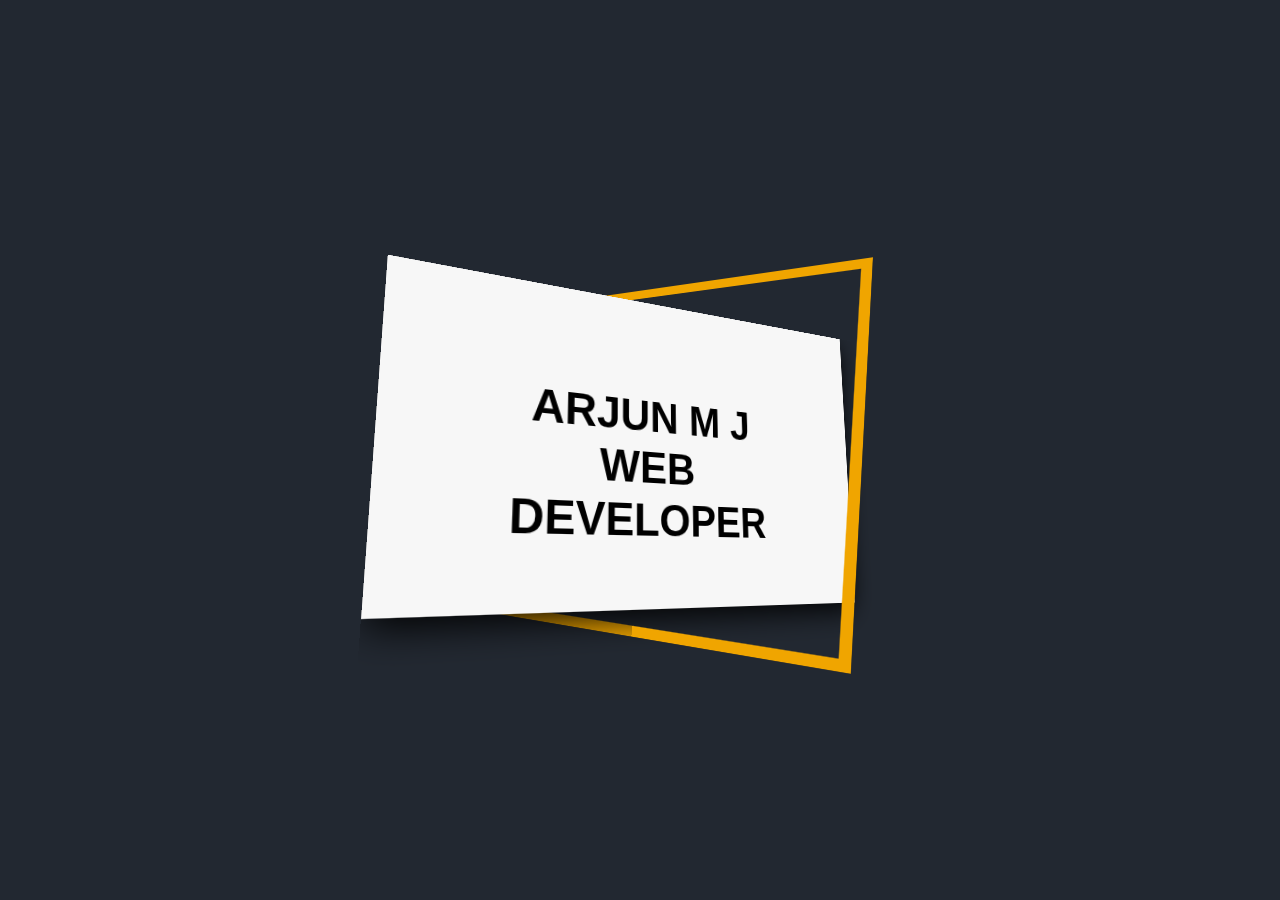
<file: 3d-card/index.html>
<!DOCTYPE html>
<html lang="en">
<head>
    <meta charset="UTF-8">
    <meta http-equiv="X-UA-Compatible" content="IE=edge">
    <meta name="viewport" content="width=device-width, initial-scale=1.0">
    <title>3D CARD HOVER EFFECT</title>
    <link rel="stylesheet" href="style.css">
</head>
<body>
    
<div class="container">
    <div class="card">
        <h1><span class="write">
            ARJUN M J WEB DEVELOPER
        </span></h1>
    </div>
</div>

</body>
</html>
</file>
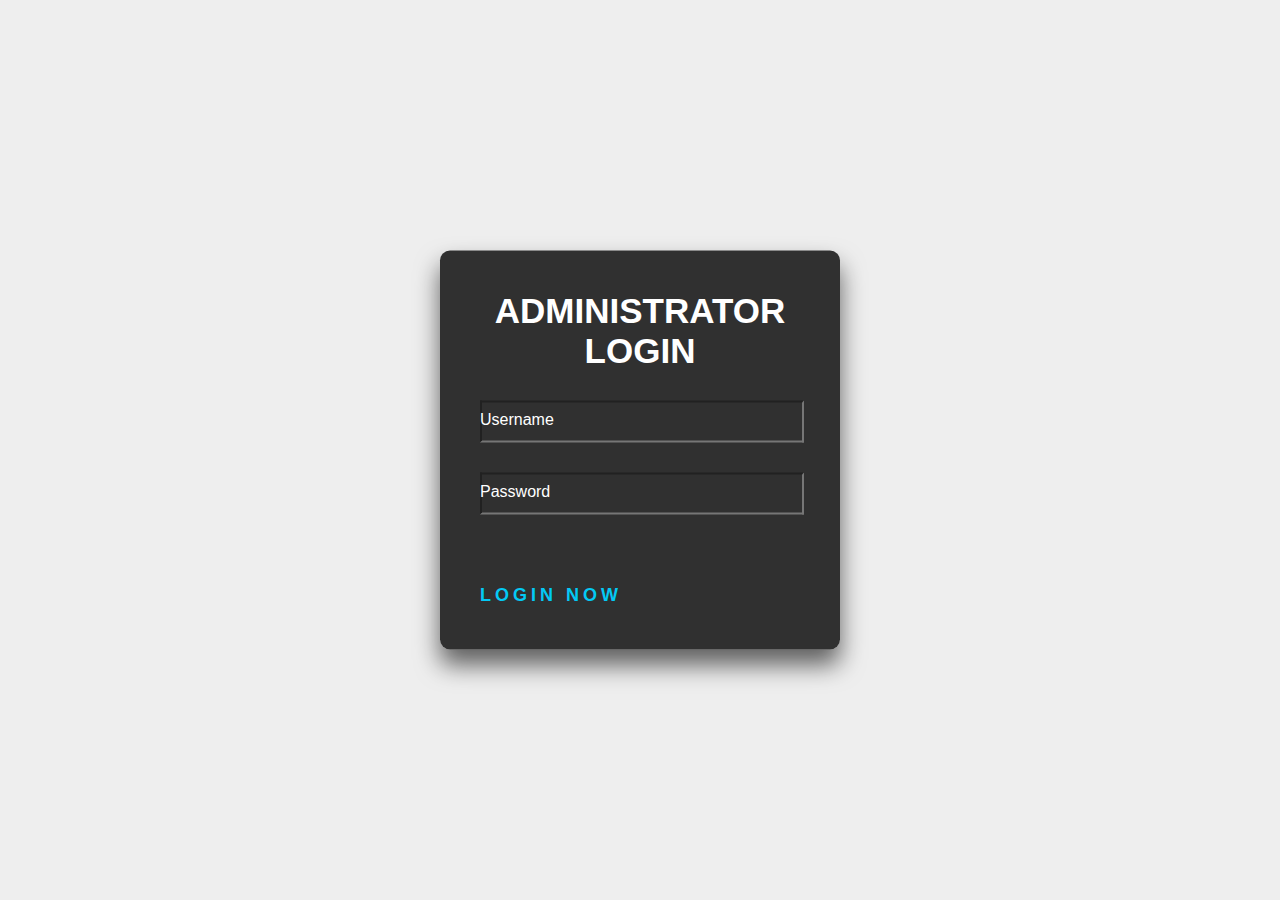
<file: Login-form/index.html>
<!DOCTYPE html>
<html lang="en">
<head>
    <meta charset="UTF-8">
    <meta http-equiv="X-UA-Compatible" content="IE=edge">
    <meta name="viewport" content="width=device-width, initial-scale=1.0">
    <title>ADMIN | LOGIN</title>
    <link rel="stylesheet" href="loginform.css">
    <link href="https://cdn.jsdelivr.net/npm/bootstrap@5.0.0-beta2/dist/css/bootstrap.min.css" rel="stylesheet" integrity="sha384-BmbxuPwQa2lc/FVzBcNJ7UAyJxM6wuqIj61tLrc4wSX0szH/Ev+nYRRuWlolflfl" crossorigin="anonymous">
<script src="https://cdn.jsdelivr.net/npm/bootstrap@5.0.0-beta2/dist/js/bootstrap.bundle.min.js" integrity="sha384-b5kHyXgcpbZJO/tY9Ul7kGkf1S0CWuKcCD38l8YkeH8z8QjE0GmW1gYU5S9FOnJ0" crossorigin="anonymous"></script>
</head>
<body>

    <div class="login-box">
        <h2>Administrator Login</h2>

    <form method="GET" action="">
        
        <div class="user-box">
        <input type="text" name="u_name" required>
        <label for="Uname">Username</label>    
    </div>

        <div class="user-box">
            <input type="password" name="pass" required>
            <label for="password">Password</label>

        </div>

        <div class="submit">
        <a href="#">    
       <span></span>
       <span></span>
       <span></span>
       <span></span>
       Login Now     
    </a>
       
    </div> 
    </form>    
    </div>


</body>
</html>
</file>
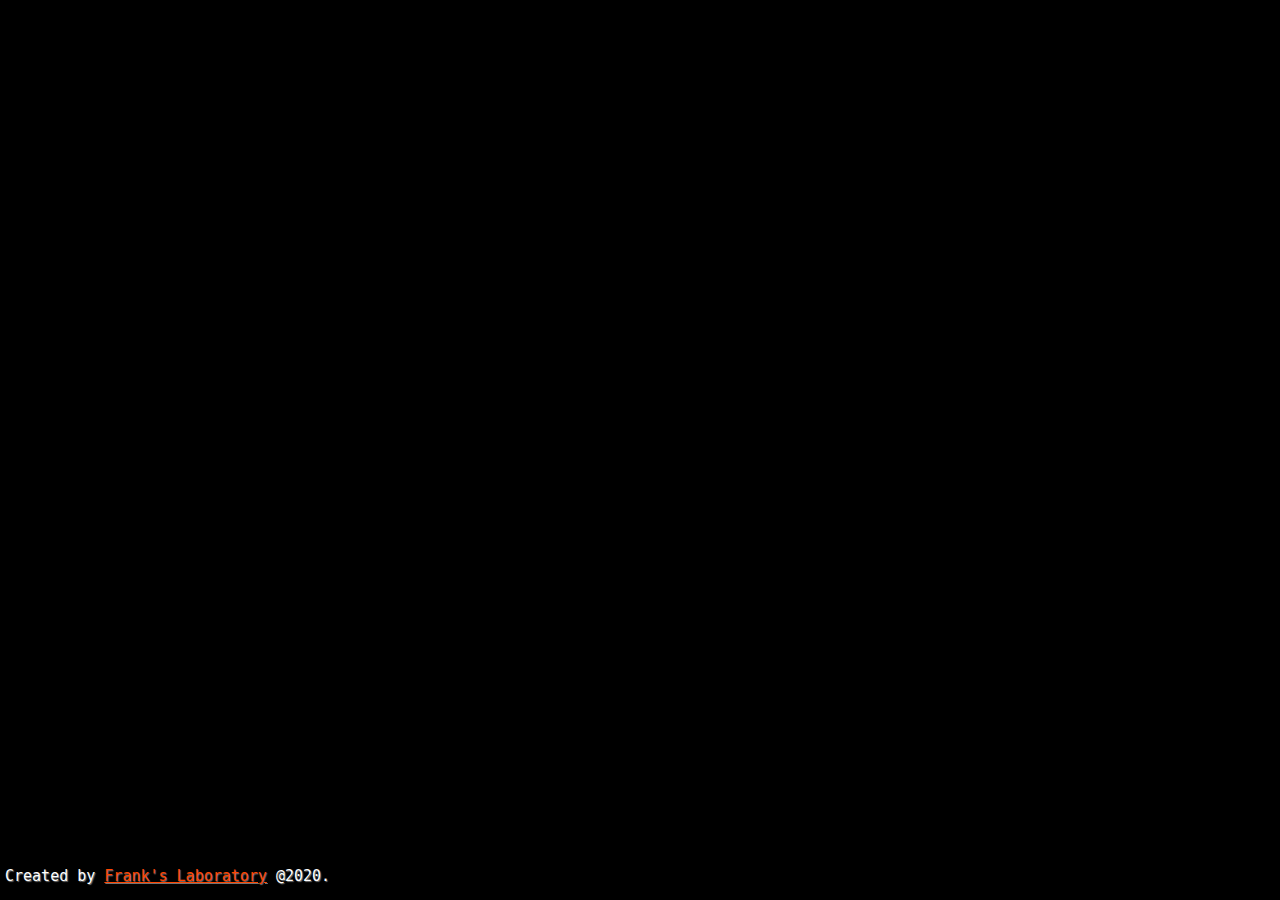
<file: paint_effect/index.html>
<!DOCTYPE html>
<html lang="en">
<head>
    <meta charset="UTF-8">
    <meta http-equiv="X-UA-Compatible" content="IE=edge">
    <meta name="viewport" content="width=device-width, initial-scale=1.0">
    <title>Document</title>

    <style>
        * {
    margin: 0;
    padding: 0;
    box-sizing: border-box;
    background: black;
}
canvas {
    position: absolute;
    top: 50%;
    left: 50%;
    width: 572px; 
    height: 352px;
    transform: translate(-50%, -50%);
}
footer, article {
  font-family: monospace;
  width: 100%;
  color: white;
  font-size: 15px;
  margin-left: 5px;
  text-shadow: 1px 1px 1px #737373; 
}
article {
  padding: 10px;
}
footer {
  position: absolute;
  bottom: 0;
  width: 95%;
  text-align: left;
  padding-bottom: 15px;
}
footer a{
  color: orangered;
}
article {
  width: 48%;
  font-size: 15px;
}
    </style>
<script src="script.js"></script>

</head>
<body>
    
    <canvas id="canvas1"></canvas>

   
    
    <footer>Created by <a href="https://www.youtube.com/channel/UCEqc149iR-ALYkGM6TG-7vQ" target='blank'>Frank's Laboratory</a> @2020.
    </footer>

</body>
</html>
</file>
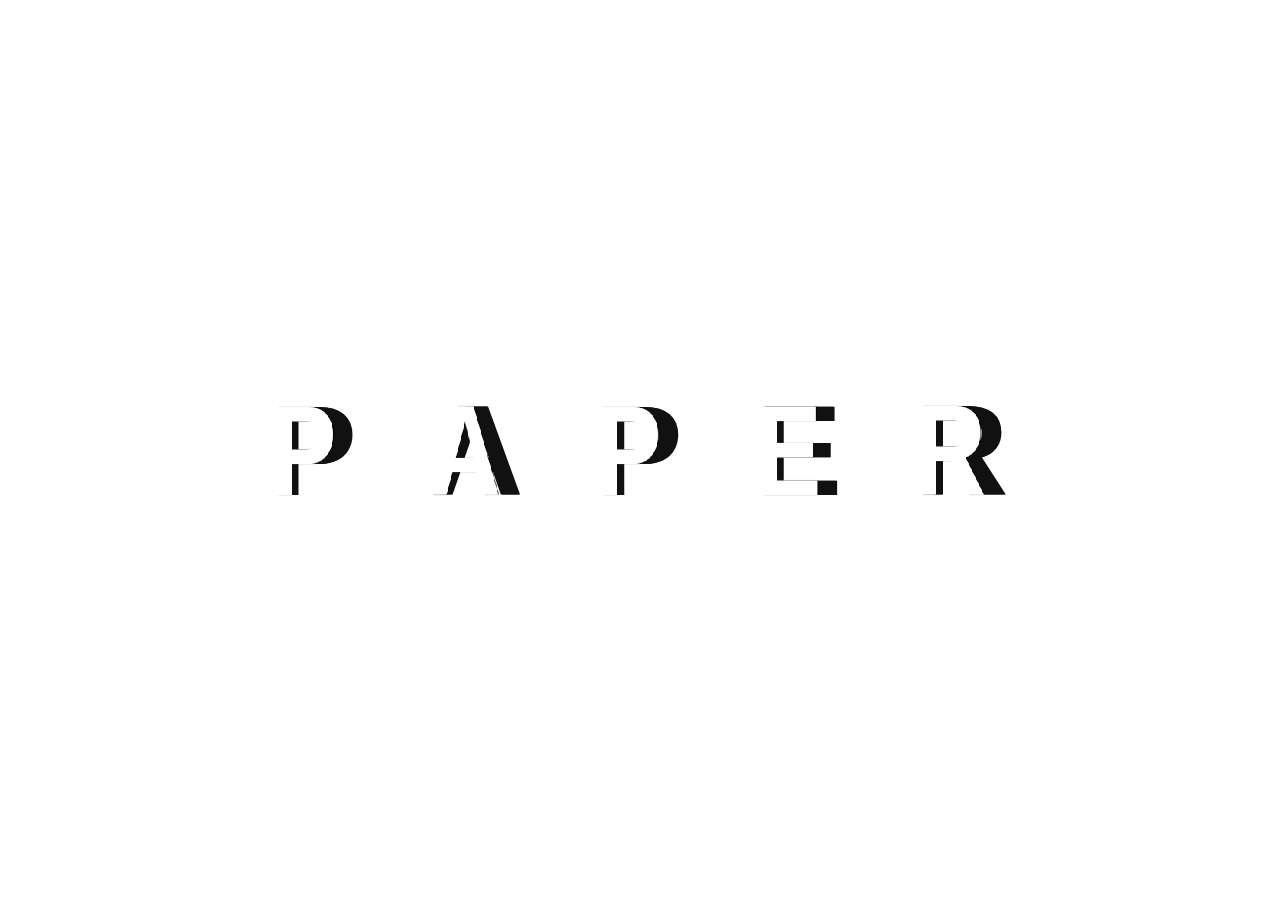
<file: Papercut/index.html>
<!DOCTYPE html>
<html>
<head>

<title>Paper Cut Effect</title>
<link rel="stylesheet" type="text/css" href="style.css">
</head>
<body>

<p aria-hidden="Paper">
<span data-text="P">P</span>
<span data-text="A">A</span>
<span data-text="P">P</span>
<span data-text="E">E</span>
<span data-text="R">R</span>

</p>


</body>

</html>
</file>
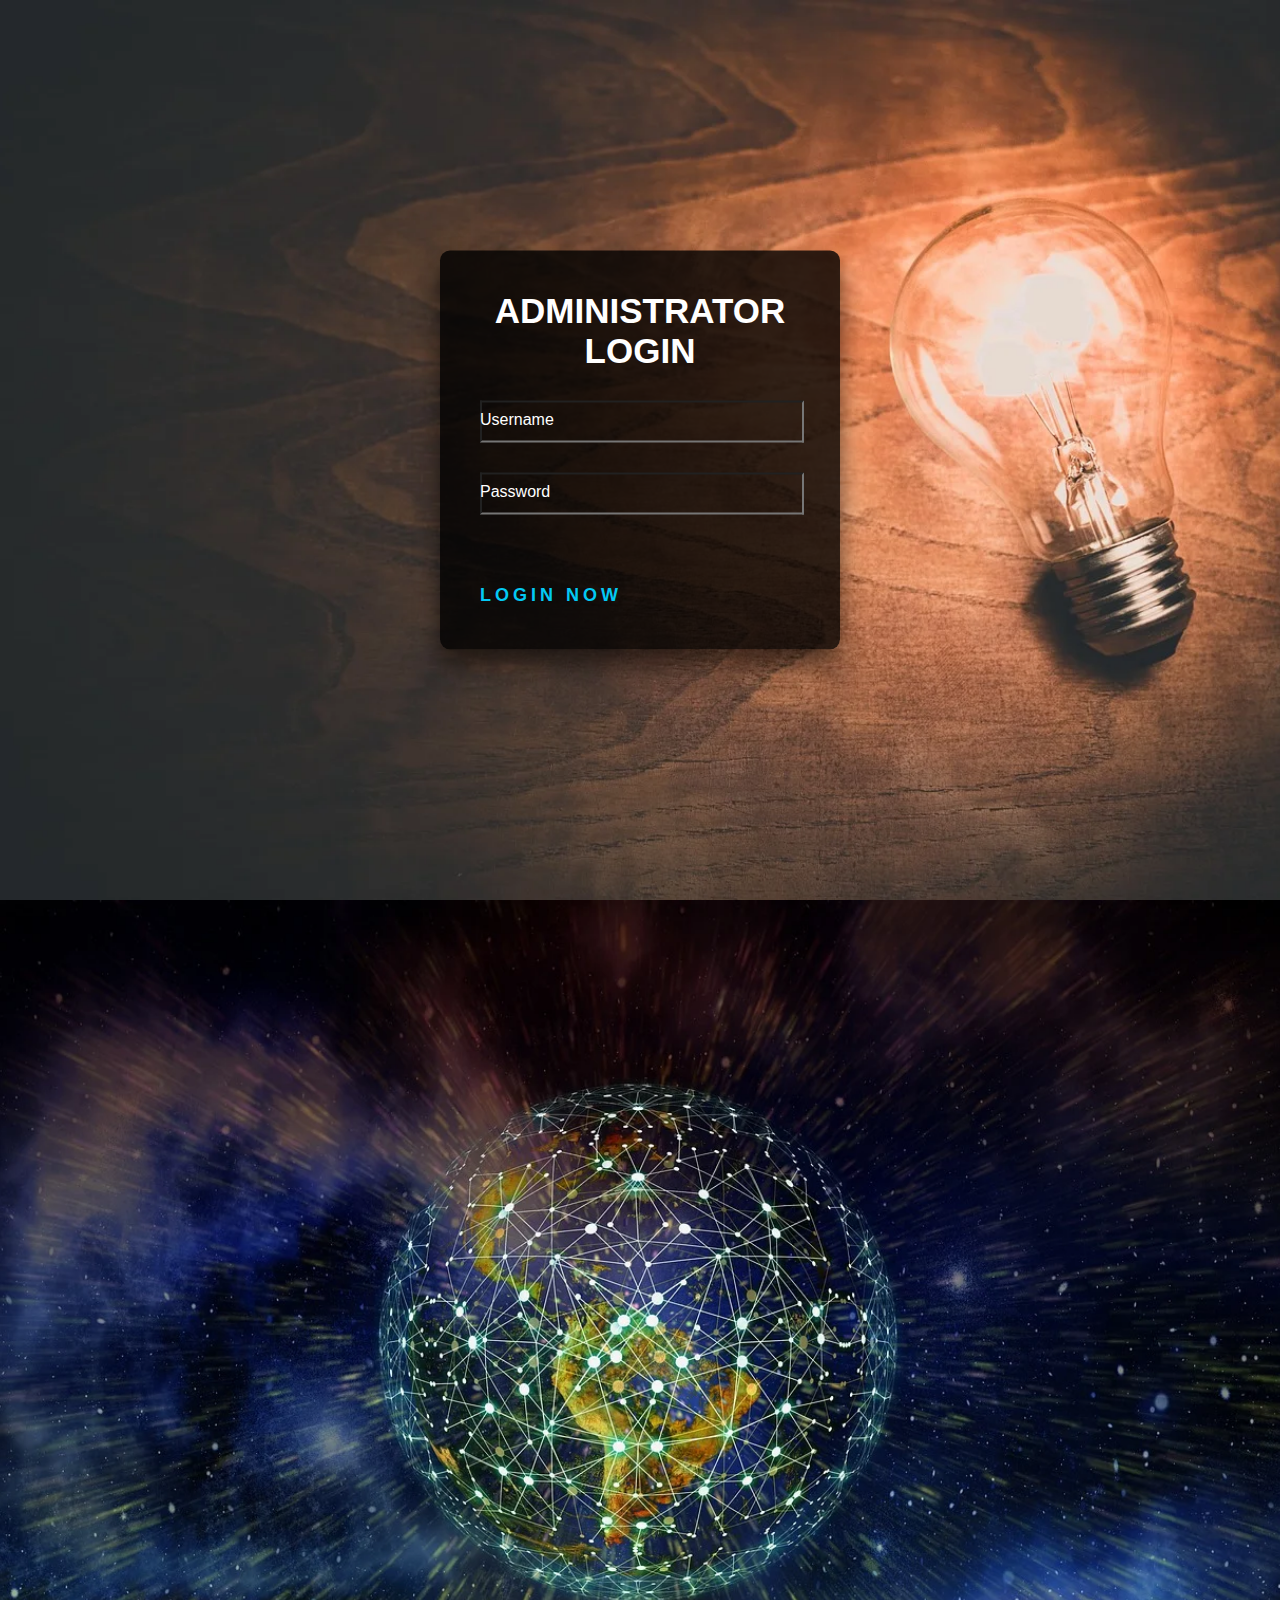
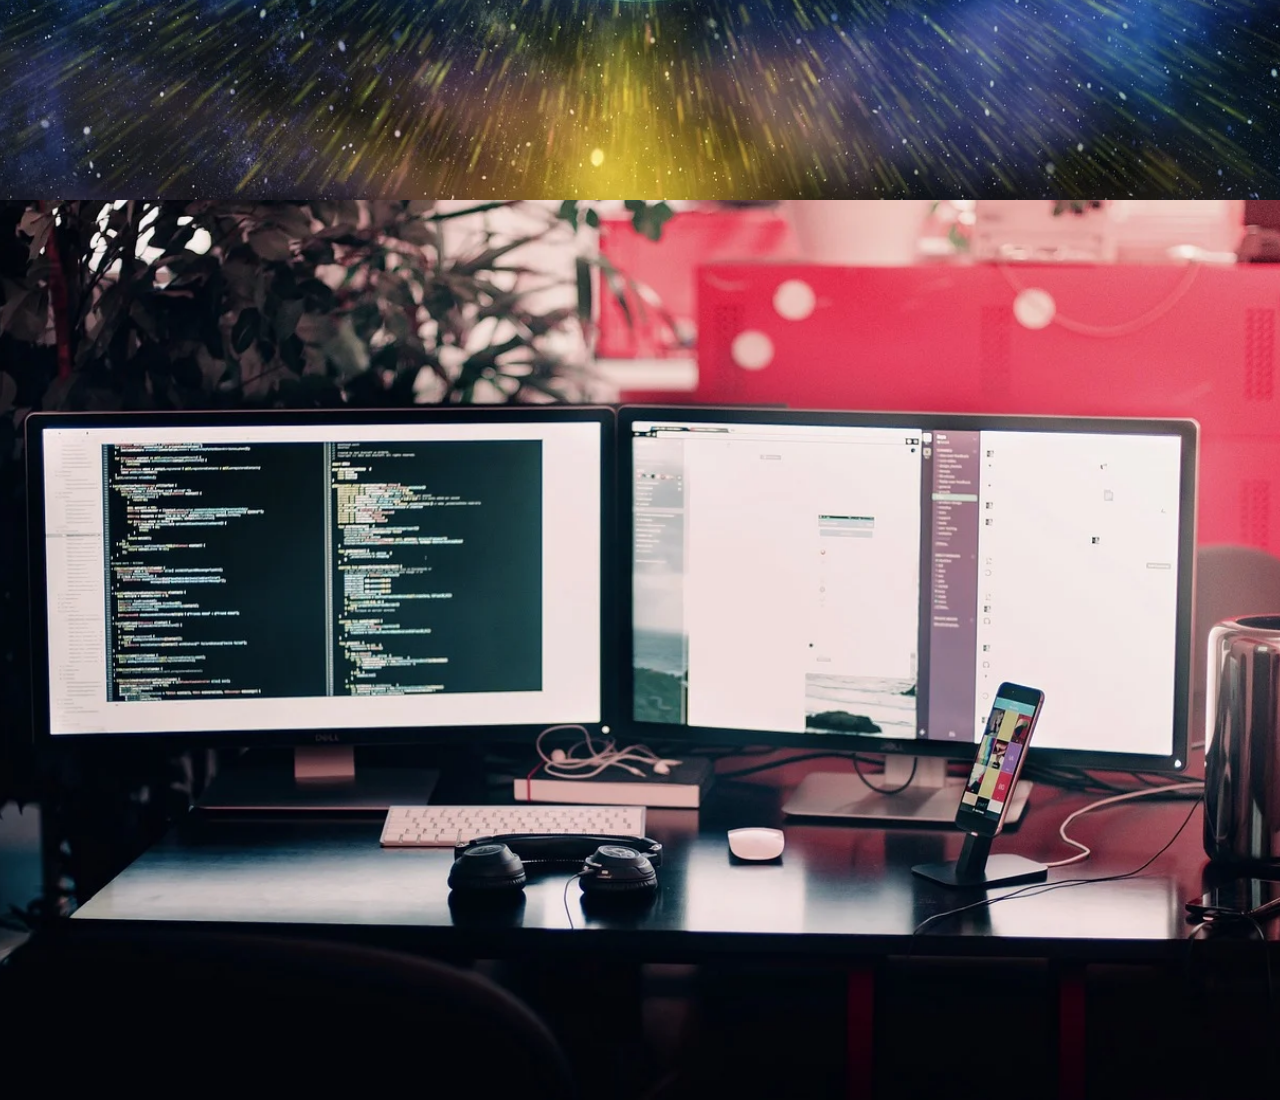
<file: paralax/index.html>
<!DOCTYPE html>
<html lang="en">
<head>
    <meta charset="UTF-8">
    <meta http-equiv="X-UA-Compatible" content="IE=edge">
    <meta name="viewport" content="width=device-width, initial-scale=1.0">
    <title>Paralax</title>
    <link rel="stylesheet" href="style.css">
    <link rel="stylesheet" href="loginform.css">
</head>
<body>
    <div class="img1">

        <div class="login-box">
            <h2>Administrator Login</h2>
    
        <form method="GET" action="">
            
            <div class="user-box">
            <input type="text" name="u_name" required>
            <label for="Uname">Username</label>    
        </div>
    
            <div class="user-box">
                <input type="password" name="pass" required>
                <label for="password">Password</label>
    
            </div>
    
            <div class="submit">
            <a href="#">    
           <span></span>
           <span></span>
           <span></span>
           <span></span>
           Login Now     
        </a>
           
        </div> 
        </form>    
        </div>
    

    </div>

    <div class="img2">
        
        
    </div>
    <div class="img3">
        
    </div>


</body>
</html>
</file>
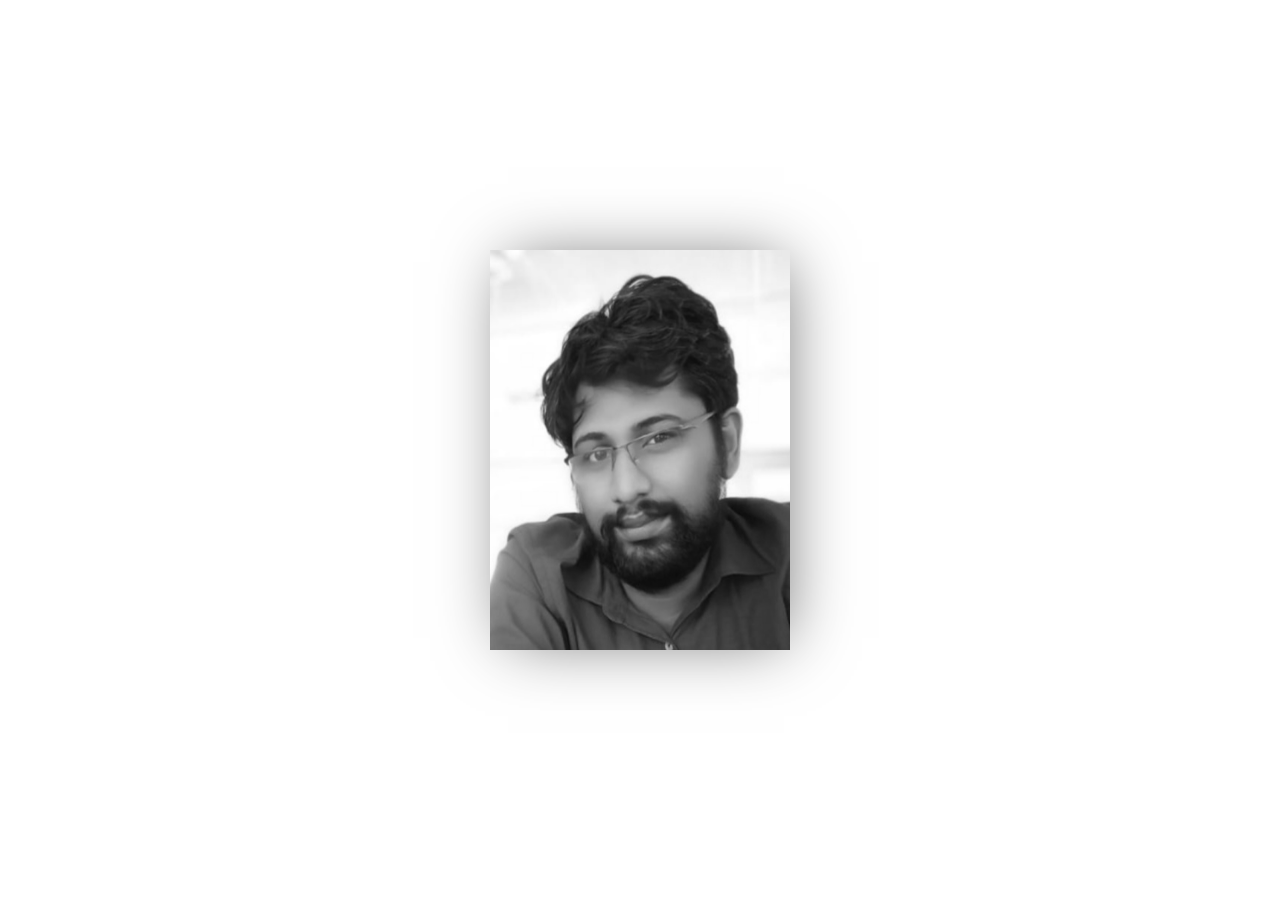
<file: card/Profile_card/index.html>
<!DOCTYPE html>
<html lang="en">
<head>
    <meta charset="UTF-8">
    <meta http-equiv="X-UA-Compatible" content="IE=edge">
    <meta name="viewport" content="width=device-width, initial-scale=1.0">
    <title>ProfileCard Hover</title>
    <link rel="stylesheet" href="style.css">
    <link rel="stylesheet" href="https://stackpath.bootstrapcdn.com/font-awesome/4.7.0/css/font-awesome.min.css">
</head>
<body>
<div class="image-container">
    <div class="image-wrapper">
        <img src="IMG_20210121_234338.jpg" alt="photo">
        <h2>Web Developer</h2>
        <p>Arjun M J</p>
        <ul>
            <li> <i class="fa fa-facebook"></i> </li>
            <li><i class="fa fa-instagram"></i></li>
            <li> <a href="https://www.google.com/"> <i class="fa fa-linkedin"></i> </a>  </li>
            <li> <i class="fa fa-github"></i></li>
        </ul>
    </div>
</div>
</body>
</html>
</file>
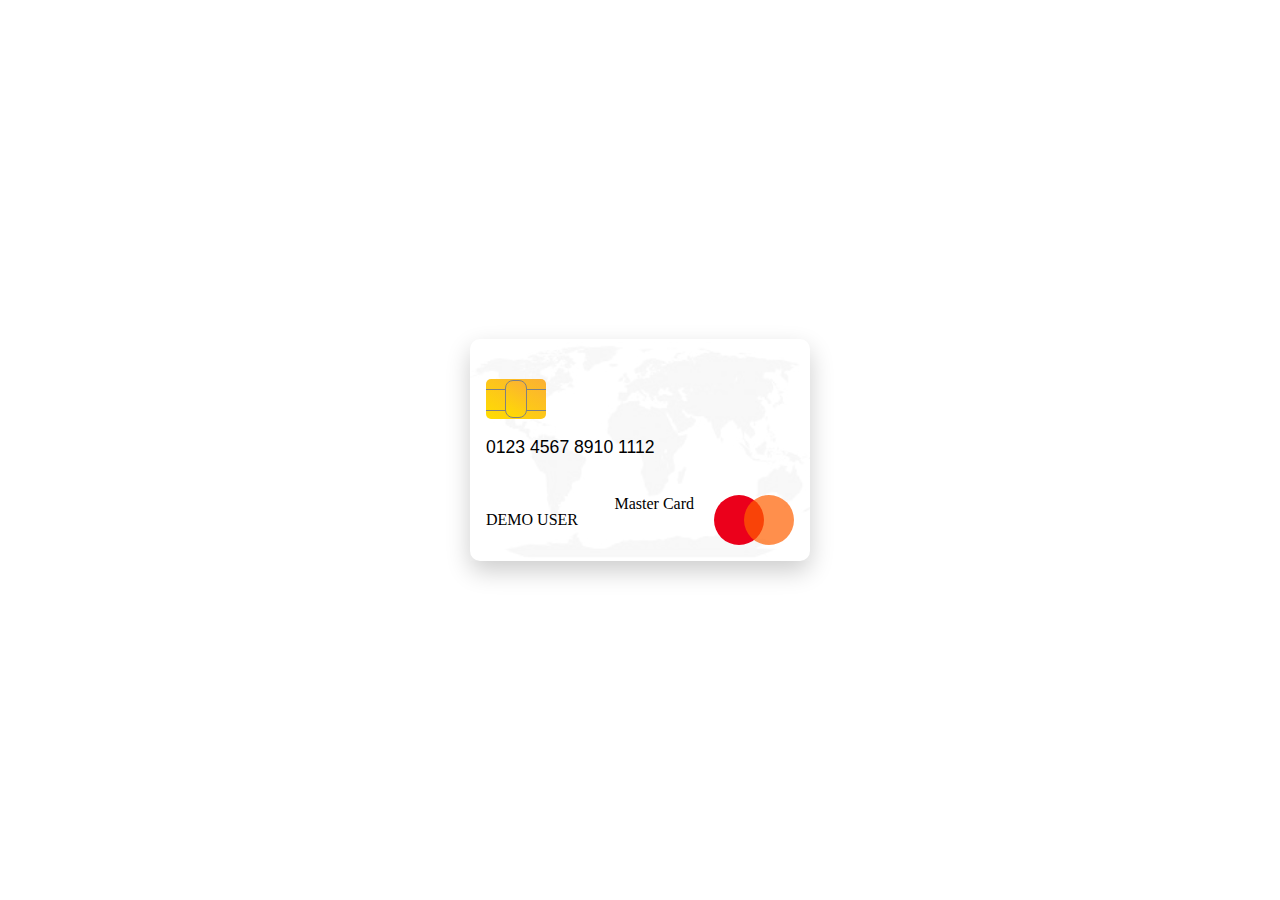
<file: card/card.html>
<!DOCTYPE html>
<html lang="en">
<head>
    <meta charset="UTF-8">
    <meta http-equiv="X-UA-Compatible" content="IE=edge">
    <meta name="viewport" content="width=device-width, initial-scale=1.0">
    <link rel="stylesheet" href="card.css">
    <title>Card Design</title>
</head>
<body>
    <div class="container">

        <div class="box">   

            <div class="chip"></div>

            <p id="number">
              
                <span>0123 4567 8910 1112</span>
               

            </p>

        </div>

            <div class="detail">
                <p id="name">DEMO USER</p>
                
                <div class="logo">
                	Master Card
                    <span></span>
                    <span></span>
                </div>
            </div>

    </div>




</body>
</html>
</file>
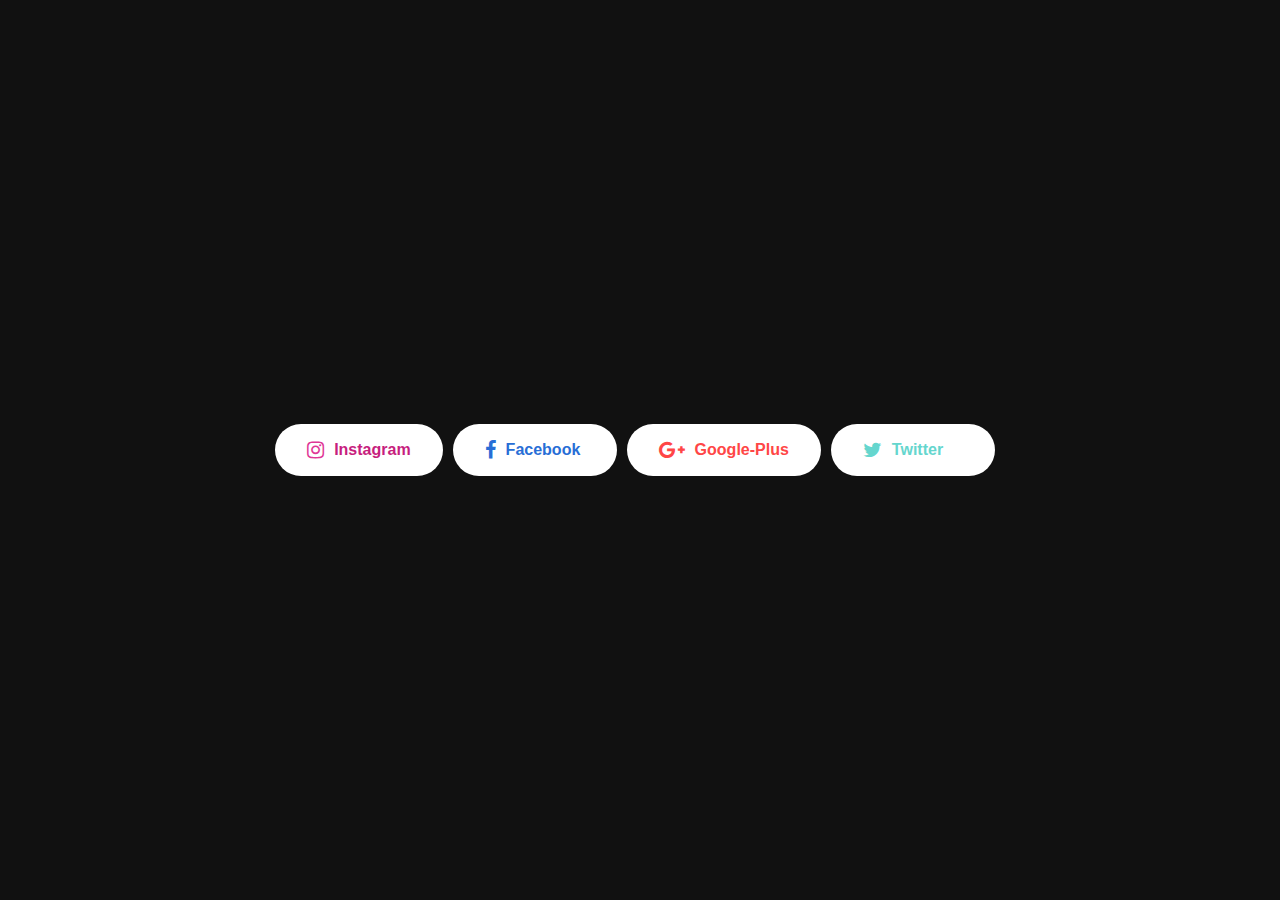
<file: Social-Media-Icons-Share-Button-Hover-Effect-main/Social Media Icons Share Button Hover Effect.html>
<html>
    <head>
        <title>Social Media Icons Share Button Hover Effect</title>
        <link rel="stylesheet" type="text/css" href="style.css">
        <link rel="stylesheet" href="https://stackpath.bootstrapcdn.com/font-awesome/4.7.0/css/font-awesome.min.css">
    </head>
    <body>
 <div class="btn-container">
   <a href="#" class="btn-i">
     <i class="fa fa-instagram"></i>
     <span>Instagram</span>
   </a>
   <a href="#" class="btn-f">
    <i class="fa fa-facebook"></i>
    <span>Facebook</span>
  </a>
  <a href="#" class="btn-g">
    <i class="fa fa-google-plus"></i>
    <span>Google-Plus</span>
  </a>
  <a href="#" class="btn-t">
    <i class="fa fa-twitter"></i>
    <span>Twitter</span>
  </a>
 </div>
        </body>
        </html>
</file>
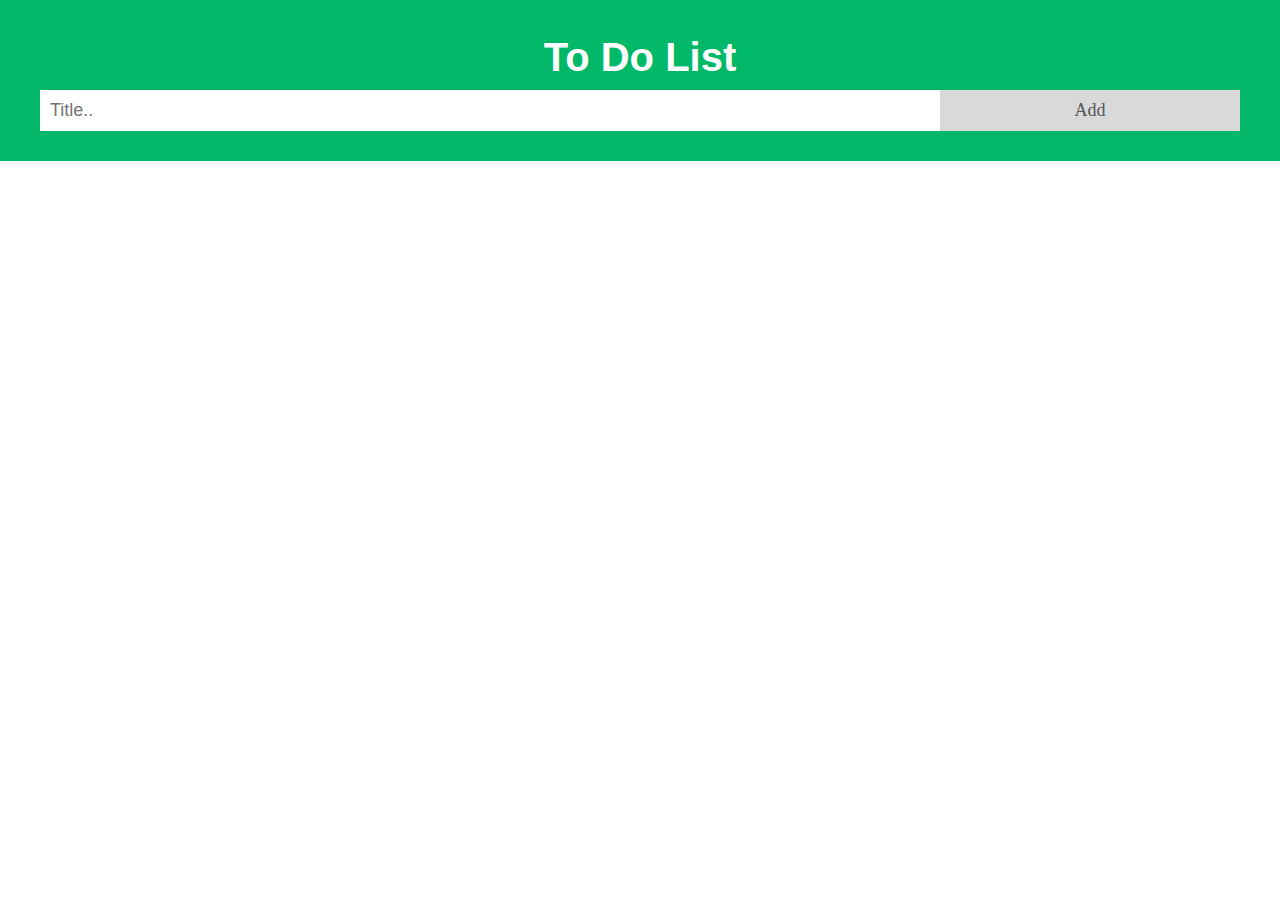
<file: todo_list/To Do List.html>
<!DOCTYPE html>
<html>
<head>
<link rel="stylesheet" type="text/css" href="style.css">
<script src="To%20Do%20List.js"></script>
</head>
<body>
<div id="myDIV" class="header">
<h2> To Do List
</h2>

<input type="text" id="myInput"
placeholder="Title..">

<span onclick="newElement()"
class="addBtn">Add</span>
</div>
     
<ul id="myUL">
</ul>
     
</body>
</html>
</file>
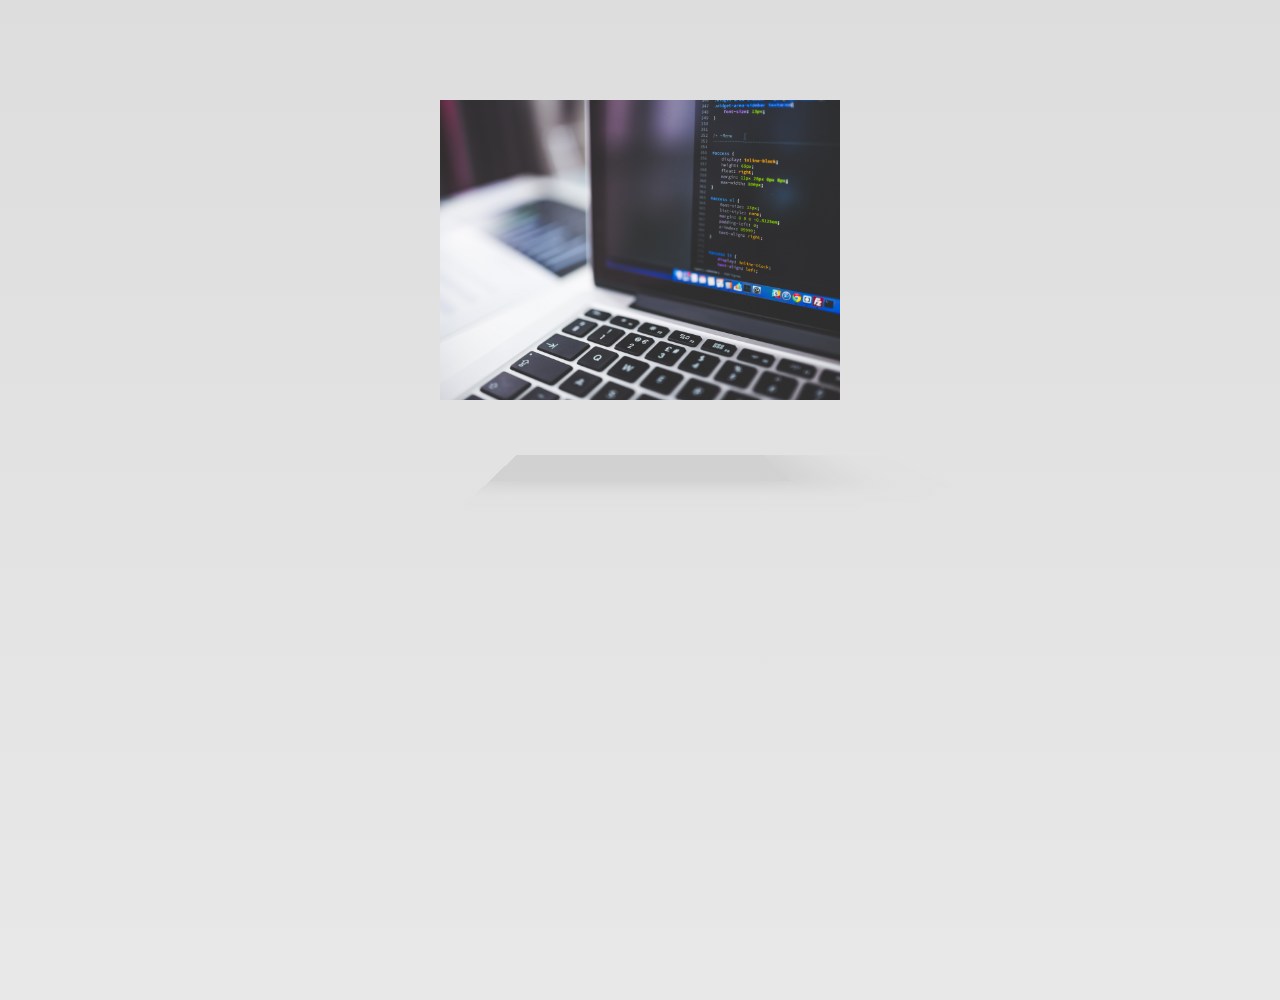
<file: 3D-Image-Hover-Effect-main/3D Image Hover Effect/3D Image Hover Effect.html>
<!DOCTYPE html>
<html lang="en">
<head>
    <link rel="stylesheet" type="text/css" href="style.css">
    <title>3D Image Hover Effect</title>
</head>
<body>
     <div class="image">
         <a href="#"></a>
     </div>
    </body>
    </html>
</file>
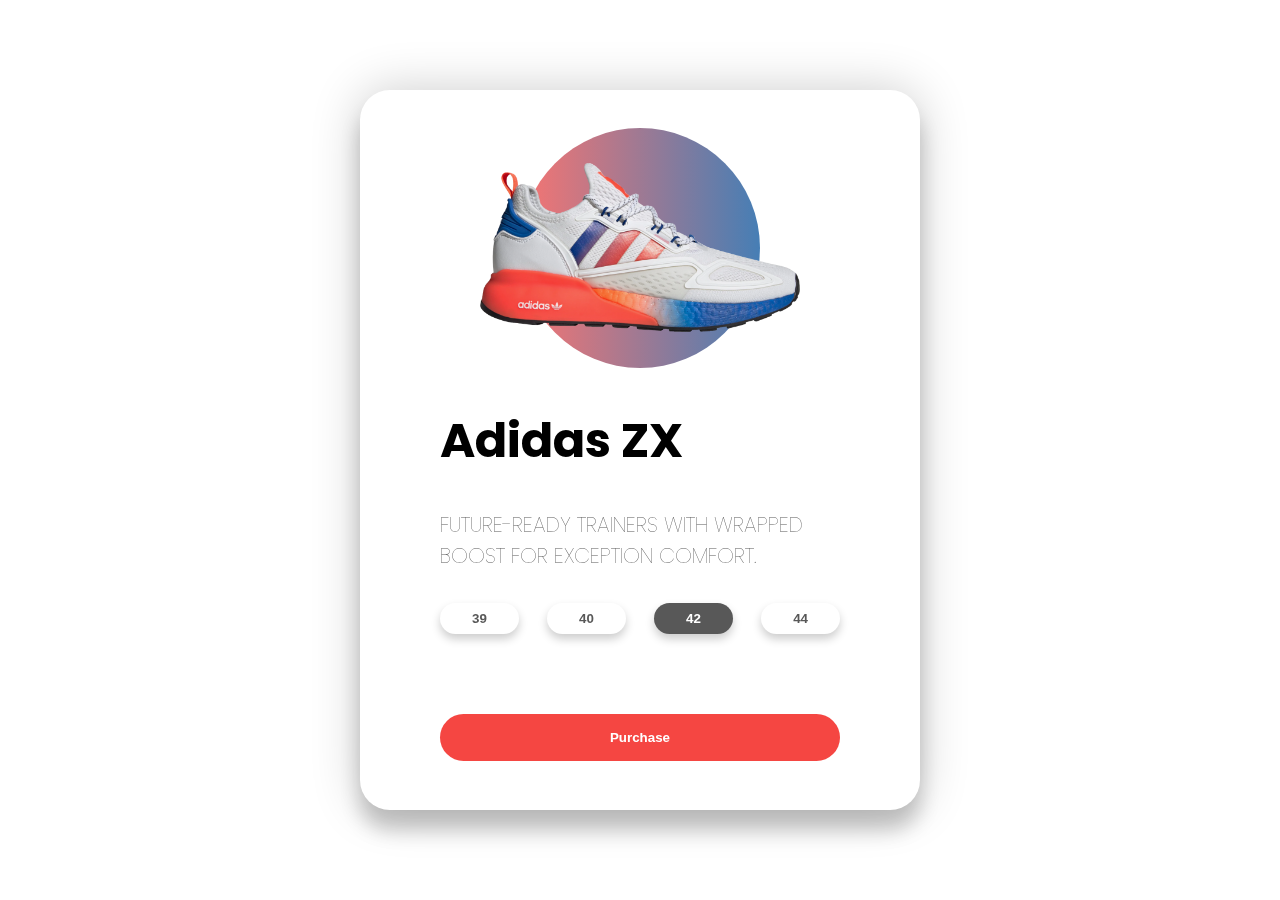
<file: card/3 d card animation/3d card .html>
<!DOCTYPE html>
<html lang="en">

<head>
    <meta charset="UTF-8" />
    <meta name="viewport" content="width=device-width, initial-scale=1.0" />
    <title>3d Card Effect</title>
    <link href="https://fonts.googleapis.com/css2?family=Poppins:wght@400;500&display=swap" rel="stylesheet" />
    <link rel="stylesheet" href="./style.css" />
</head>

<body>
    <div class="container">
        <div class="card">
            <div class="sneaker">
                <div class="circle"></div>
                <img src="./adidas.png" alt="adidas" />
            </div>
            <div class="info">
                <h1 class="title">Adidas ZX</h1>
                <h3>
                    FUTURE-READY TRAINERS WITH WRAPPED BOOST FOR EXCEPTION
                    COMFORT.
                </h3>
                <div class="sizes">
                    <button>39</button>
                    <button>40</button>
                    <button class="active">42</button>
                    <button>44</button>
                </div>
                <div class="purchase">
                    <button>Purchase</button>
                </div>
            </div>
        </div>
    </div>
    <script src="./app.js"></script>
</body>

</html>
</file>
<file: 3d-card/style.css>
html,body 
{
    height: 100%;
}

body 
{

    margin: 0;
    padding: 0;
    display: grid;
    background: #222831;
    place-items: center;
}

.container
{
    position: relative;
    perspective: 40em;
    display: grid;
    transform-style: preserve-3d;
    font-family: sans-serif;

}

.card
{
    grid-area: 1/1;
    height: 250px;
    width: 450px;
    transform: translateX(10px)
    rotateX(10deg)
    rotateY(25deg);
    background: #f7f7f7;
    justify-content: center;
    padding: 30px;
    font-size: 20px;
    font-weight: 900;
    backface-visibility: hidden;
    box-shadow: 0 10px 30px -3px rgba(0,0,0,1);
    opacity: 1;
    cursor: pointer;
}

h1 
{

    font-size: 60px;
    font-weight: 900;
    text-align: center;
}

.card .write 
{
 color: #000;
 display: inline-block;
 transform: translate(-1px,-1px) 
 scale(0.75);

}

.container:before
{
    --bw: 9px;
    content: '';
    grid-area: 1/1;
    backface-visibility: hidden;
    height: 100%;
    width: 100%;
    margin-top: calc(-1 * var(--bw));
    margin-left: calc(-1 * var(--bw));
    background: transparent;
    transform: 
    translateX(-60px)
    rotateY(-30deg)
    rotateX(15deg)
    scale(1.03);
    pointer-events: none;
    border: var(--bw) solid #f0a500;
    box-sizing: content-box;

}

.container:hover > div,
.container:hover::before
{
    transform: none;
    opacity: 1;

}

.container > div,
.container:before
{
    will-change: transform;
    transition: 0.3s
    transform cubic-bezier(.25, .46, .45, 1);


}
</file>
<file: Login-form/loginform.css>
html {
    height: 100%;
}

body {
    margin: 0;
    padding: 0;
    font-family: sans-serif;
    background: #eeeeee;
}
.login-box{
    position: absolute;
    top: 50%;
    left: 50%;
    width: 400px;
    padding: 40px;
    transform: translate(-50%, -50%);
    background: rgba(0,0,0,.8);
    box-sizing: border-box;
    border-radius: 10px;
    box-shadow: 0 15px 25px rgba(0,0,0,.6);
}

.login-box h2 {
    margin: 0 0 30px;
    text-transform: uppercase;
    font-size: 35px;
    color: #fff;
    padding: 0;
    text-align: center;
}

.login-box .user-box {
    position: relative;
}
.login-box .user-box input {
    width: 100%;
    padding: 10px 0;
    font-size: 16px;
    color: #fff;
    margin-bottom: 30px;
    outline: none;
    background: transparent;
}
.login-box .user-box label {
    position: absolute;
    top: 0;
    left: 0;
    padding: 10px 0;
    font-size: 16px;
    color: #fff;
    pointer-events: none;
    transition: .5s;
}
.login-box .user-box input:focus ~ label,
.login-box .user-box input:valid ~ label {

top: -20px;
left: 0;
color: #03c9f4;
font-size: 12px;
}

.login-box form a {
    position: relative;
    display: inline-block;
    padding: 10px, 20px;
    color: #03c9f4;
    text-transform: uppercase;
    font-weight: 600;
    text-decoration: none;
    transition: .5s;
    letter-spacing: 4px;
    margin-top: 40px;
    overflow: hidden;
    font-size: 18px;
}

.login-box a:hover {
    background: #03c9f4;
    color: #fff;
    border-radius: 5px;
    box-shadow: 0 0 5px #03c9f4,
                0 0 25px #03c9f4,
                0 0 50px #03c9f4
                0 0 100px #03c9f4;
}
.login-box a span {

    position: absolute;
    display: block;
}

.login-box a span:nth-child(1){

    top: 0;
    left: -100%;
    width: 100%;
    height: 2px;
    background: linear-gradient(90deg, transparent, #03c9f4);
    animation: alternate 1s linear infinite;
}

@keyframes animate {
    0% {
        left: 100%;
    }
    50%,100% {
        left: 100%;
    }
}

.login-box a span:nth-child(2){

    top: -100%;
    right: 0%;
    width: 2%;
    height: 100%;
    background: linear-gradient(180deg, transparent, #03c9f4);
    animation: animate2 1s linear infinite;
    animation-delay: .25s;

}

@keyframes animate2 {
    0% {
        top: -100%;
    }
    50%,100% {
        top: 100%;
    }
}

.login-box a span:nth-child(3){

    right: -100%;
    bottom: 0%;
    height: 2px;
    width: 100%;
    background: linear-gradient(270deg, transparent, #03c9f4);
    animation: animate3 1s linear infinite;
    animation-delay: .25s;

}

@keyframes animate3 {
    0% {
        right: -100%;
    }
    50%,100% {
        right: 100%;
    }
}


.login-box a span:nth-child(4){

    bottom: -100%;
    left: 0%;
    width: 2px;
    height: 100%;
    background: linear-gradient(360deg, transparent, #03c9f4);
    animation: animate4 1s linear infinite;
    animation-delay: .75s;

}

@keyframes animate4 {
    0% {
        bottom: -100%;
    }
    50%,100% {
        bottom: 100%;
    }
}
</file>
<file: Papercut/style.css>
html,body{
margin: 0;
padding: 0;
height: 100%;
}
body{
    display: flex;
    align-items: center;
    justify-content: center;
    background-color: #fff;
}
p{
    color: #111;
    font-family: sans-serif;
    font-size: 1em;
    font-weight: 800;
}
p span{
    display: inline-block;
    position: relative;
    transform-style: preserve-3d;
    perspective: 500;
    -webkit-font-smoothing: antialiased;

}
p span:before, p span:after{

    display: none;
    position: absolute;
    top: 0;
    left: -1px;
    transform-origin: left top;
    transition: all ease-out 0.3s;
    content: attr(data-text);
}
p span::after{
    z-index: 2;
    color: #fff;
    text-shadow: -1px 0 1px #fff, 1px 0 1px rgba(0, 0, 0, .8);
    transform: rotateY(-40deg); 
}
p span:hover:before{
transform: scale(1.1,1) skew(0deg,5deg);
}
p span:hover:after{
    transform: rotateY(-10deg);
}

p span + span {
 margin-left: 0.3em;   
}

@media (min-width: 20em) {
p {
    font-size: 2em;
}
p span:before, p span:after {
    display: block;
}
}

@media (min-width: 30em){
  p {
      font-size: 3em;
  }  
}

@media (min-width: 40em){
    p {
        font-size: 5em;
    }  
  }

  @media (min-width: 60em){
    p {
        font-size: 8em;
    }  
  }
</file>
<file: paralax/style.css>
body{
    margin: 0;
    padding: 0%;
}
.img1{

    height: 100vh;
    width: 100%;
    background-image: url(imgs/1.jpg);
    background-size: cover;
    background-position: center;
    display: table;
}

.img2{

    height: 100vh;
    width: 100%;
    background-image: url(imgs/2.jpg);
    background-size: cover;
    background-position: center;
    display: table;
}

.img3{

    height: 100vh;
    width: 100%;
    background-image: url(imgs/3.jpg);
    background-size: cover;
    background-position: center;
    display: table;
}
</file>
<file: paralax/loginform.css>
html {
    height: 100%;
}

body {
    margin: 0;
    padding: 0;
    font-family: sans-serif;
    background: #eeeeee;
}
.login-box{
    position: absolute;
    top: 50%;
    left: 50%;
    width: 400px;
    padding: 40px;
    transform: translate(-50%, -50%);
    background: rgba(0,0,0,.8);
    box-sizing: border-box;
    border-radius: 10px;
    box-shadow: 0 15px 25px rgba(0,0,0,.6);
}

.login-box h2 {
    margin: 0 0 30px;
    text-transform: uppercase;
    font-size: 35px;
    color: #fff;
    padding: 0;
    text-align: center;
}

.login-box .user-box {
    position: relative;
}
.login-box .user-box input {
    width: 100%;
    padding: 10px 0;
    font-size: 16px;
    color: #fff;
    margin-bottom: 30px;
    outline: none;
    background: transparent;
}
.login-box .user-box label {
    position: absolute;
    top: 0;
    left: 0;
    padding: 10px 0;
    font-size: 16px;
    color: #fff;
    pointer-events: none;
    transition: .5s;
}
.login-box .user-box input:focus ~ label,
.login-box .user-box input:valid ~ label {

top: -20px;
left: 0;
color: #03c9f4;
font-size: 12px;
}

.login-box form a {
    position: relative;
    display: inline-block;
    padding: 10px, 20px;
    color: #03c9f4;
    text-transform: uppercase;
    font-weight: 600;
    text-decoration: none;
    transition: .5s;
    letter-spacing: 4px;
    margin-top: 40px;
    overflow: hidden;
    font-size: 18px;
}

.login-box a:hover {
    background: #03c9f4;
    color: #fff;
    border-radius: 5px;
    box-shadow: 0 0 5px #03c9f4,
                0 0 25px #03c9f4,
                0 0 50px #03c9f4
                0 0 100px #03c9f4;
}
.login-box a span {

    position: absolute;
    display: block;
}

.login-box a span:nth-child(1){

    top: 0;
    left: -100%;
    width: 100%;
    height: 2px;
    background: linear-gradient(90deg, transparent, #03c9f4);
    animation: alternate 1s linear infinite;
}

@keyframes animate {
    0% {
        left: 100%;
    }
    50%,100% {
        left: 100%;
    }
}

.login-box a span:nth-child(2){

    top: -100%;
    right: 0%;
    width: 2%;
    height: 100%;
    background: linear-gradient(180deg, transparent, #03c9f4);
    animation: animate2 1s linear infinite;
    animation-delay: .25s;

}

@keyframes animate2 {
    0% {
        top: -100%;
    }
    50%,100% {
        top: 100%;
    }
}

.login-box a span:nth-child(3){

    right: -100%;
    bottom: 0%;
    height: 2px;
    width: 100%;
    background: linear-gradient(270deg, transparent, #03c9f4);
    animation: animate3 1s linear infinite;
    animation-delay: .25s;

}

@keyframes animate3 {
    0% {
        right: -100%;
    }
    50%,100% {
        right: 100%;
    }
}


.login-box a span:nth-child(4){

    bottom: -100%;
    left: 0%;
    width: 2px;
    height: 100%;
    background: linear-gradient(360deg, transparent, #03c9f4);
    animation: animate4 1s linear infinite;
    animation-delay: .75s;

}

@keyframes animate4 {
    0% {
        bottom: -100%;
    }
    50%,100% {
        bottom: 100%;
    }
}
</file>
<file: card/Profile_card/style.css>
* {
    background: #fff;
    margin: 0;
    padding: 0; 
}
.image-container{
    top: 50%;
    left: 50%;
    transform: translate(-50%,-50%);
    position: absolute;
}

.image-wrapper{
    width: 300px;
    height: 400px;
    position: relative;
    box-shadow: 6px 0px 64px -12px rgb(0,0,0,0.59);
    overflow: hidden;
}
.image-wrapper:before {
	content: '';
	position: absolute;
	top: 0;
	left: 180%;
	height: 100%;
	width: 100%;
	background: rgba(255,255,255,.3);
	z-index: 1;
	transform: skew(45deg);
	transition: .5s;
 }
 .image-wrapper:hover::before {
	 left: -180%;
 }
 .image-wrapper img {
	height: 400px;
	width: 300px;
	filter: grayscale(100%);
	transition: 2s;
 }
 .image-wrapper:hover img
{
	filter: grayscale(0%);
	transform: scale(1.1);
}
 .image-wrapper h2 {
	 background: #ff4646;
	 font-family: sans-serif;
	 text-transform: uppercase;
	 color: #fff;
	 text-align: center;
	 margin: 0;
	 padding: 10px 0;
	 position: absolute;
	 bottom: 0;
	 width: 100%;
	 transform: perspective(400px) rotateY(90deg);
	 transform-origin: right;
	 transition: 1s;
 }
 .image-wrapper:hover h2 {
	 transform: perspective(400px) rotateY(0deg);
 }
 .image-wrapper ul {
	 position: absolute;
	 top: 0;
	 left: 0;
	 margin: 0;
	 padding: 0;
	 list-style: none;
	 background: rgba(255,255,255,0);
 }
 .image-wrapper ul li {
	 background: #fff;
	 height: 40px;
	 width: 40px;
	 text-align: center;
	 line-height: 40px;
	 transform-origin: left;
	 transition: .5s;
	 transform: perspective(800px) rotateY(90deg);
 }
 .image-wrapper:hover ul li {
	transform: perspective(800px) rotateY(0deg);
 }
 .image-wrapper:hover ul li:nth-child(1) {
	 transition-delay: .4s;
 }
 .image-wrapper:hover ul li:nth-child(1) {
	transition-delay: .6s;
}
.image-wrapper:hover ul li:nth-child(1) {
	transition-delay: .8s;
}
.image-wrapper:hover ul li:nth-child(1) {
	transition-delay: 1s;
}
.image-wrapper ul li {
	color: #111;
}
.image-wrapper ul li:hover {
	color: #ff4646;
	cursor: pointer;
}
.image-wrapper ul li:hover {
	transform: scale(1.4);
	cursor: pointer;
}
</file>
<file: card/card.css>
*{
    box-sizing: border-box;
    padding:0;
}

.container{
    position: absolute;
    top: 50%;
    left: 50%;
    transform: translate(-50%,-50%);
    width: 340px;
    height: 215;
    border-radius: 10px;
    box-shadow: 0 10px 25px rgba(0,0,0,.2);
    display: flex;
    background: #fff;
    flex-direction: column;
    justify-content: space-evenly;
    padding: 1rem;
    color: #000;
}

.container::before{
    content:"";
    position: absolute;
    width: 100%;
    height:100%;
    left:0; 
    background: url("images/world_map.png") center/cover;
    z-index:-1;
    opacity:.1;
}

.box{
    width: 100%;
    height: 140px;
    padding: 1.5rem 0;
}

.chip{

    position: relative;
    width: 60px;
    height:40px;
    background: linear-gradient(30deg,#ffdd00,#fbb034);
    border-radius: 5px;
    overflow: hidden;
}
.chip::before,.chip::after{

    content: "";
    position: absolute;
    top: 25%;
    left:-5px;
    width: 65px;
    height: 20px;
    border: 1px solid grey;
}
.chip::after{

    top: 23%;
    left:11px;
    width: 36px;
    transform: rotate(90deg);
    border-radius: 8px;
    background: linear-gradient(-60deg,#ffdd00,#fbb034);

}

#number {
    font-size: 1.1rem;
    font-family: 'Poppins', sans-serif;
}

#number span {
    margin-right: 8rem;
}

.detail{
    position: relative;
}
.logo{
    position:absolute;
    top:0;
    right:0;
    display:flex;
}

.logo span{
    display:block;
    width: 50px;
    height:50px;
    border-radius: 50%;
}

.logo span:nth-child(1){
    position: relative;
    left:20px;
    background: #eb001b;
    z-index:-1;
}

.logo span:nth-child(2){
    background: #ff5f00;
    opacity:.7;
}
#name {
    font-family: 'Popins' sans-serif;
    color:#000;
}
</file>
<file: Social-Media-Icons-Share-Button-Hover-Effect-main/style.css>
* {
     font-family: sans-serif;
     margin: 0;
     padding: 0;
 }
 body {
     background-color: #111;
 }
 .btn-container {
     height: 100vh;
     display: flex;
     justify-content: center;
     align-items: center;
 }
 .btn-i {
     min-width: 100px;
     background-color: #fff;
     padding: 1em 2rem;
     font-family: sans-serif;
     font-weight: 600;
     text-decoration: none;
     border-radius: 50px;
     color: #c71e7e;
     display: flex;
     margin-right: 10px;
     transition: all 0.2s ease-in-out;
 }
 .btn-i i {
     color: #df3796;
     font-size: 20px;
     padding-right: 10px;
     transition: all 0.3s ease-in-out;
 }
 .btn-i span {
     font-family: sans-serif;
     align-self: center;
     transform: translateX(0px);
     transition: all 0.1s ease-in-out;
     opacity: 1;
 }
 .btn-i:hover {
     transform: scale(1.1);
     background: linear-gradient(to right, #ff3019 0%, #c90477 100%);
     box-shadow: 0px 10px 30px rgba(0,0,0,0.10);
 }
 .btn-i:hover i {
     transform: translateX(45px);
     padding-right: 0;
     color: #fff;
 }
 .btn-i:hover span {
     transform: translateX(30px);
     opacity: 0;
 }
 .btn-f {
    min-width: 100px;
    background-color: #fff;
    padding: 1em 2rem;
    font-family: sans-serif;
    font-weight: 600;
    text-decoration: none;
    border-radius: 50px;
    color: #286ed6;
    display: flex;
    margin-right: 10px;
    transition: all 0.2s ease-in-out;
}
.btn-f i {
    color: #286ed6;
    font-size: 20px;
    padding-right: 10px;
    transition: all 0.3s ease-in-out;
}
.btn-f span {
    font-family: sans-serif;
    align-self: center;
    transform: translateX(0px);
    transition: all 0.1s ease-in-out;
    opacity: 1;
}
.btn-f:hover {
    transform: scale(1.1);
    background: #286ed6;
    box-shadow: 0px 10px 30px rgba(0,0,0,0.10);
}
.btn-f:hover i {
    transform: translateX(45px);
    padding-right: 0;
    color: #fff;
}
.btn-f:hover span {
    transform: translateX(30px);
    opacity: 0;
}
.btn-g {
    min-width: 100px;
    background-color: #fff;
    padding: 1em 2rem;
    font-family: sans-serif;
    font-weight: 600;
    text-decoration: none;
    border-radius: 50px;
    color: #ff4646;
    display: flex;
    margin-right: 10px;
    transition: all 0.2s ease-in-out;
}
.btn-g i {
    color: #ff4646;
    font-size: 20px;
    padding-right: 10px;
    transition: all 0.3s ease-in-out;
}
.btn-g span {
    font-family: sans-serif;
    align-self: center;
    transform: translateX(0px);
    transition: all 0.1s ease-in-out;
    opacity: 1;
}
.btn-g:hover {
    transform: scale(1.1);
    background: #ff4646;
    box-shadow: 0px 10px 30px rgba(0,0,0,0.10);
}
.btn-g:hover i {
    transform: translateX(45px);
    padding-right: 0;
    color: #fff;
}
.btn-g:hover span {
    transform: translateX(30px);
    opacity: 0;
}
.btn-t {
    min-width: 100px;
    background-color: #fff;
    padding: 1em 2rem;
    font-family: sans-serif;
    font-weight: 600;
    text-decoration: none;
    border-radius: 50px;
    color: #65d6ce;
    display: flex;
    margin-right: 10px;
    transition: all 0.2s ease-in-out;
}
.btn-t i {
    color: #65d6ce;
    font-size: 20px;
    padding-right: 10px;
    transition: all 0.3s ease-in-out;
}
.btn-t span {
    font-family: sans-serif;
    align-self: center;
    transform: translateX(0px);
    transition: all 0.1s ease-in-out;
    opacity: 1;
}
.btn-t:hover {
    transform: scale(1.1);
    background:#65d6ce;
    box-shadow: 0px 10px 30px rgba(0,0,0,0.10);
}
.btn-t:hover i {
    transform: translateX(45px);
    padding-right: 0;
    color: #fff;
}
.btn-t:hover span {
    transform: translateX(30px);
    opacity: 0;
}
</file>
<file: todo_list/style.css>
body 
{
  margin: 0;
  min-width: 250px;
}
ul 
{
  margin: 0;
  padding: 0;
}
ul li 
{
  cursor: pointer;
  position: relative;
  padding: 12px 8px 12px 40px;
  background: #eee;
  font-size: 25px;
  transition: 0.2s;
  user-select: none;
}
ul li:nth-child(odd) 
{
  background: #f9f9f9;
}
ul li:hover 
{
  background: #ddd;
}
.close 
{
  position: absolute;
  right: 0;
  top: 0;
  padding: 12px 16px 12px 16px
}
.close:hover
{
  background-color: #f44336;
  color: white;
  transform: scale(1.2);
  transition: 0.5s linear;
}
.header h2
{
    font-size: 40px;
    font-family: sans-serif;
    padding-bottom: 5px;
    margin: 5px;
}
.header 
{
  background-color: #00b867;
  padding: 30px 40px;
  color: white;
  text-align: center;
}
.header:after 
{
  content: "";
  display: table;
  clear: both;
}
input 
{
  border: none;
  width: 75%;
  padding: 10px;
  float: left;
  font-size: 18px;
  box-sizing: border-box;
}
.addBtn 
{
  padding: 10px;
  box-sizing: border-box;
  width: 25%;
  background: #d9d9d9;
  color: #555;
  float: left;
  text-align: center;
  font-size: 18px;
  cursor: pointer;
  transition: 0.3s;
}
.addBtn:hover
{
  background-color: #f44336;
  color: #fff;
}
</file>
<file: 3D-Image-Hover-Effect-main/3D Image Hover Effect/style.css>
body {
    background: #ddd;
    background: linear-gradient(#ddd, #e8e8e8);
    font-family: 'Open Sans', sans-serif;
    height: 100vh;
    margin:0;
    padding: 0;
}

.image {
    width: 400px;
    height: 300px;
    margin: 100px auto;
    perspective: 1000px;
}

.image a {
    display: block;
    width: 100%;
    height: 100%;
    background: linear-gradient(rgba(0, 0, 0, 0.4), rgba(0, 0, 0, 0.4)), url(img.jpg);
    background-size: 0, cover;
    transform-style: preserve-3d;
    transition: all 0.5s;
}

.image:hover a {
    transform: rotateX(80deg);
    transform-origin: bottom;
}
.image a::after {
    content: '';
    position: absolute;
    left: 0;
    bottom: 0;
    width: 100%;
    height: 38px;
    background: inherit;
    background-size: cover,cover;
    background-position: bottom;
    transform-origin: bottom;
    transform: rotateX(90deg);
}
.image a:before {
    content: '';
    position: absolute;
    top: 0;
    left: 0;
    width: 100%;
    height: 100%;
    background: rgba(0,0,0,.5);
    box-shadow: 0 0 100px 50px rgba(0,0,0,.5);
    opacity: 0.15;
    transition: all 0.5s;
    transform: rotateX(95deg) translateZ(-80px) scale(0.75);
    transform-origin: bottom;
}
.image:hover a:before {
    opacity: 1;
    box-shadow: 0 0 25px 25px rgba(0,0,0,.5);
    transform: rotateX(0) translateZ(-60px) scale(0.85);
}
</file>
<file: card/3 d card animation/style.css>
* {
    margin: 0;
    padding: 0;
    box-sizing: border-box;
}

body {
    font-family: "Poppins", sans-serif;
    min-height: 100vh;
    display: flex;
    align-items: center;
    justify-content: center;
    perspective: 1000px;
}

.container {
    width: 50%;
    display: flex;
    justify-content: center;
    align-items: center;
}

.card {
    transform-style: preserve-3d;
    min-height: 80vh;
    width: 35rem;
    border-radius: 30px;
    padding: 0rem 5rem;
    box-shadow: 0 20px 20px rgba(0, 0, 0, 0.2), 0px 0px 50px rgba(0, 0, 0, 0.2);
}

.sneaker {
    min-height: 35vh;
    display: flex;
    align-items: center;
    justify-content: center;
}

.sneaker img {
    width: 20rem;
    z-index: 2;
    transition: all 0.75s ease-out;
}

.circle {
    width: 15rem;
    height: 15rem;
    background: linear-gradient(
        to right,
        rgba(245, 70, 66, 0.75),
        rgba(8, 83, 156, 0.75)
    );
    position: absolute;
    border-radius: 50%;
    z-index: 1;
}

.info h1 {
    font-size: 3rem;
    transition: all 0.75s ease-out;
}

.info h3 {
    font-size: 1.3rem;
    padding: 2rem 0rem;
    color: #585858;
    font-weight: lighter;
    transition: all 0.75s ease-out;
}

.sizes {
    display: flex;
    justify-content: space-between;
    transition: all 0.75s ease-out;
}

.sizes button {
    padding: 0.5rem 2rem;
    background: none;
    border: none;
    box-shadow: 0px 5px 10px rgba(0, 0, 0, 0.2);
    border-radius: 30px;
    cursor: pointer;
    font-weight: bold;
    color: #585858;
}

button.active {
    background: #585858;
    color: white;
}

.purchase {
    margin-top: 5rem;
    transition: all 0.75s ease-out;
}

.purchase button {
    width: 100%;
    padding: 1rem 0rem;
    background: #f54642;
    border: none;
    color: white;
    cursor: pointer;
    border-radius: 30px;
    font-weight: bolder;
    outline: none;
}
</file>
